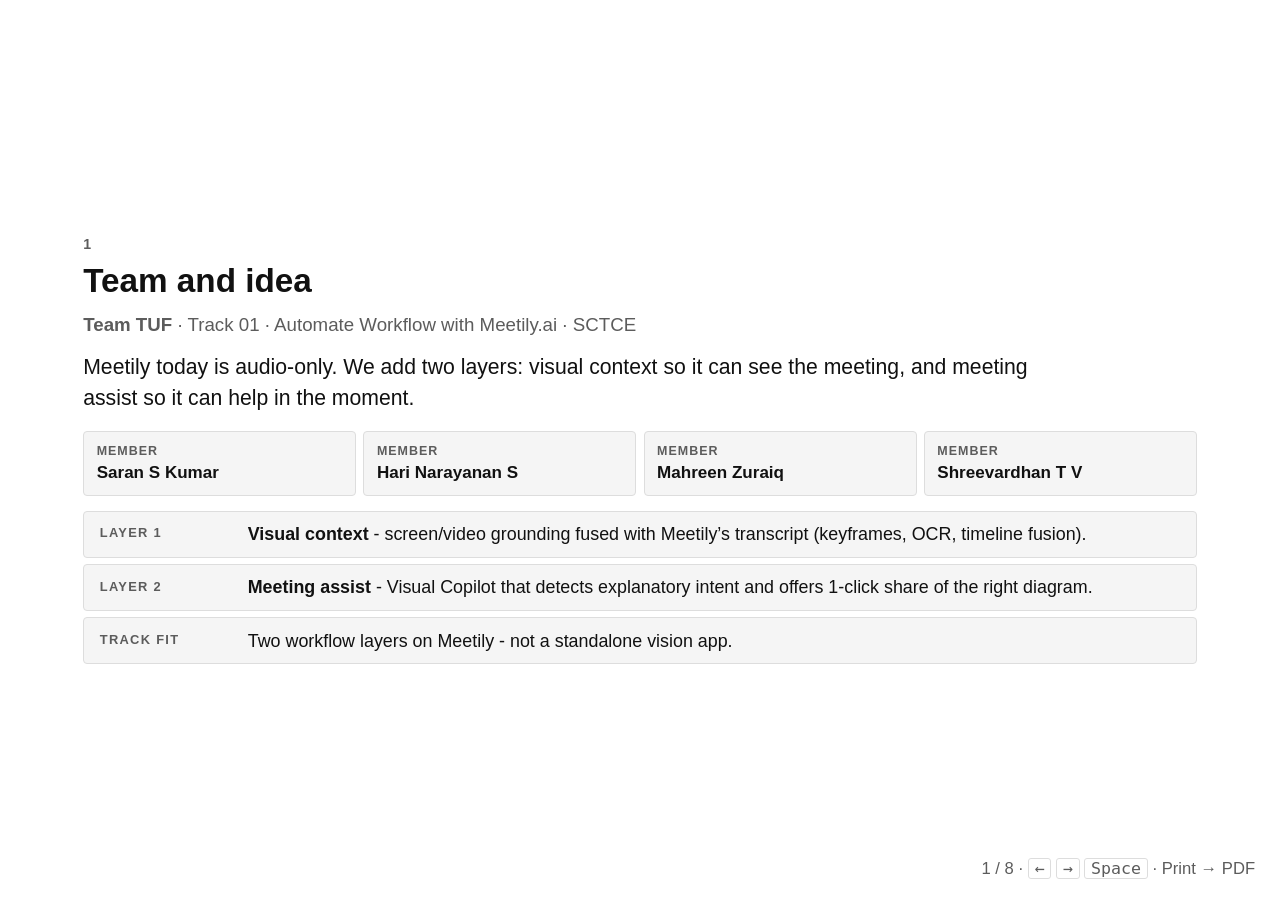
<file: presentation/registration/index.html>
<!doctype html>
<html lang="en">
<head>
<meta charset="utf-8">
<meta name="viewport" content="width=device-width, initial-scale=1">
<title>TUF - Meetily Visual Copilot</title>
<style>
  :root{
    --bg:#fff; --fg:#111; --dim:#5c5c5c; --line:#ddd; --card:#f5f5f5;
  }
  *{box-sizing:border-box;}
  html{font-size:130%;}
  html,body{height:100%;margin:0;background:var(--bg);color:var(--fg);
    font-family:-apple-system,Segoe UI,Roboto,Helvetica,Arial,sans-serif;}
  #deck{height:100vh;overflow:hidden;position:relative;background:var(--bg);}
  .slide{
    position:absolute;inset:0;display:none;flex-direction:column;justify-content:center;
    padding:4.5vh 6.5vw;gap:.45rem;overflow:auto;
  }
  .slide.active{display:flex;}
  .tag{color:var(--dim);font-size:.68rem;letter-spacing:.14em;text-transform:uppercase;font-weight:600;}
  h1{font-size:clamp(1.35rem,2.6vw,1.95rem);margin:0;line-height:1.2;font-weight:650;}
  .sub{color:var(--dim);font-size:.9rem;max-width:88ch;line-height:1.4;margin:.05rem 0 .1rem;}
  .pitch{font-size:1.02rem;line-height:1.45;max-width:82ch;margin:.15rem 0 .25rem;font-weight:500;}
  .rows{display:flex;flex-direction:column;gap:.3rem;max-width:98ch;margin-top:.08rem;}
  .row{
    display:grid;grid-template-columns:13ch 1fr;gap:.9rem;align-items:start;
    padding:.5rem .75rem;background:var(--card);border:1px solid var(--line);border-radius:4px;
    font-size:.86rem;line-height:1.35;
  }
  .row .k{color:var(--dim);font-size:.62rem;letter-spacing:.1em;text-transform:uppercase;font-weight:650;padding-top:.1rem;}
  .flow{display:grid;grid-template-columns:repeat(4,1fr);gap:.35rem;max-width:112ch;margin-top:.25rem;}
  .flow.five{grid-template-columns:repeat(5,1fr);}
  .flow .step{
    background:var(--card);border:1px solid var(--line);border-radius:4px;padding:.55rem .6rem;
    font-size:.78rem;line-height:1.32;
  }
  .flow .step b{display:block;font-size:.6rem;letter-spacing:.09em;text-transform:uppercase;color:var(--dim);margin-bottom:.22rem;}
  .stack{display:grid;grid-template-columns:1fr 1fr;gap:.3rem;max-width:110ch;margin-top:.1rem;}
  .stack .row{grid-template-columns:11ch 1fr;}
  .split{display:grid;grid-template-columns:1fr 1fr;gap:.55rem;max-width:115ch;margin-top:.2rem;}
  .split .col{display:flex;flex-direction:column;gap:.26rem;}
  .split .col h3{margin:0 0 .1rem;font-size:.68rem;letter-spacing:.06em;text-transform:uppercase;color:#111;font-weight:700;border-bottom:1px solid var(--line);padding-bottom:.18rem;}
  .split .item{background:var(--card);border:1px solid var(--line);border-radius:4px;padding:.4rem .58rem;font-size:.75rem;line-height:1.3;}
  .split .item b{display:block;font-size:.66rem;margin-bottom:.1rem;}
  .team{display:grid;grid-template-columns:repeat(4,1fr);gap:.35rem;max-width:110ch;margin:.15rem 0 .2rem;}
  .team .m{
    background:var(--card);border:1px solid var(--line);border-radius:4px;
    padding:.5rem .6rem;font-size:.82rem;line-height:1.3;font-weight:600;
  }
  .team .m span{display:block;font-size:.6rem;letter-spacing:.08em;text-transform:uppercase;color:var(--dim);font-weight:650;margin-bottom:.15rem;}
  .callout{
    border-left:3px solid #111;padding:.35rem .75rem;margin:.15rem 0 .1rem;
    font-size:.88rem;line-height:1.4;max-width:85ch;color:#222;
  }
  .sys{display:flex;flex-direction:column;gap:.45rem;max-width:980px;margin-top:.2rem;width:100%;}
  .sys-top,.sys-mid,.sys-out{display:grid;gap:.4rem;align-items:stretch;}
  .sys-top{grid-template-columns:1fr;}
  .sys-mid{grid-template-columns:1fr auto 1fr;gap:.5rem;}
  .sys-out{grid-template-columns:1fr 1fr;gap:.5rem;}
  .sys-node{
    background:var(--card);border:1px solid var(--line);border-radius:5px;
    padding:.45rem .65rem;font-size:.78rem;line-height:1.3;
  }
  .sys-node.core{
    background:#111;color:#fff;border-color:#111;text-align:center;
    font-weight:650;letter-spacing:.02em;padding:.55rem .7rem;
  }
  .sys-node.core span{display:block;font-size:.62rem;font-weight:500;opacity:.7;letter-spacing:.08em;text-transform:uppercase;margin-bottom:.15rem;}
  .sys-lane{
    display:flex;flex-direction:column;gap:.28rem;
    border:1px solid var(--line);border-radius:6px;padding:.45rem .5rem;background:#fafafa;
  }
  .sys-lane .lane-h{
    font-size:.62rem;letter-spacing:.1em;text-transform:uppercase;font-weight:700;
    color:var(--dim);margin-bottom:.05rem;
  }
  .sys-step{
    display:flex;align-items:center;gap:.4rem;
    background:#fff;border:1px solid var(--line);border-radius:4px;
    padding:.35rem .5rem;font-size:.74rem;line-height:1.25;
  }
  .sys-step .n{
    flex-shrink:0;width:1.15rem;height:1.15rem;border-radius:50%;
    background:#111;color:#fff;font-size:.6rem;font-weight:700;
    display:flex;align-items:center;justify-content:center;
  }
  .sys-hub{display:flex;flex-direction:column;align-items:center;justify-content:center;gap:.2rem;min-width:5.5rem;text-align:center;}
  .sys-hub .pipe{width:2px;flex:1;min-height:1.2rem;background:var(--line);}
  .sys-hub .hub-box{
    background:#111;color:#fff;border-radius:5px;padding:.4rem .5rem;
    font-size:.68rem;font-weight:650;line-height:1.25;width:100%;
  }
  .sys-hub .hub-box span{display:block;font-size:.55rem;font-weight:500;opacity:.65;letter-spacing:.06em;text-transform:uppercase;}
  .sys-result{
    background:#fff;border:1.5px solid #111;border-radius:5px;
    padding:.5rem .65rem;font-size:.78rem;font-weight:600;text-align:center;
  }
  .sys-result span{display:block;font-size:.62rem;font-weight:500;color:var(--dim);margin-top:.12rem;}
  /* End-to-end Journey Diagram */
  .journey-wrap{display:flex;flex-direction:column;gap:.45rem;max-width:1274px;width:100%;margin-top:.15rem;}
  .journey-flow{display:grid;grid-template-columns:repeat(5,1fr);gap:.4rem;}
  .journey-card{
    background:var(--card);border:1px solid var(--line);border-radius:5px;
    padding:.55rem .6rem;display:flex;flex-direction:column;gap:.35rem;
    font-size:.76rem;line-height:1.32;
  }
  .journey-card.core-step{background:#fff;border-color:#111;}
  .journey-head{
    display:flex;align-items:center;justify-content:space-between;
    border-bottom:1px solid var(--line);padding-bottom:.25rem;
  }
  .journey-head .num{
    font-size:.6rem;font-weight:750;letter-spacing:.06em;
    background:#111;color:#fff;padding:.12rem .35rem;border-radius:3px;
  }
  .journey-head .title{
    font-size:.62rem;font-weight:700;letter-spacing:.06em;text-transform:uppercase;color:#111;
  }
  .journey-body{display:flex;flex-direction:column;gap:.25rem;}
  .journey-body .user-act{color:#111;font-weight:600;}
  .journey-body .sys-act{color:var(--dim);font-size:.72rem;line-height:1.28;}
  .journey-body code{background:#e8e8e8;padding:0 .2rem;border-radius:2px;font-size:.66rem;font-family:monospace;}
  .journey-summary-grid{display:grid;grid-template-columns:1fr 1fr;gap:.45rem;margin-top:.1rem;}
  .journey-box{
    background:var(--card);border:1px solid var(--line);border-left:3px solid #111;
    border-radius:4px;padding:.45rem .7rem;font-size:.78rem;line-height:1.35;
  }
  .journey-box b{display:block;font-size:.62rem;letter-spacing:.08em;text-transform:uppercase;color:var(--dim);margin-bottom:.12rem;}
  #hud{
    position:fixed;bottom:1rem;right:1.2rem;color:var(--dim);font-size:.8rem;
    font-variant-numeric:tabular-nums;z-index:5;
  }
  #hud kbd{border:1px solid var(--line);border-radius:3px;padding:0 .28rem;}
  /* Single architecture diagram */
  .arch-img{
    width:100%;max-width:1200px;margin-top:.15rem;flex:1;
    display:flex;align-items:center;justify-content:center;min-height:0;
  }
  .arch-img img{
    width:100%;height:auto;max-height:78vh;object-fit:contain;display:block;
    border:1px solid var(--line);border-radius:4px;background:#fff;
  }
  .slide.arch{
    justify-content:flex-start;gap:.3rem;
  }
  .slide.arch .arch-img{margin-top:.1rem;}
  @media (max-width:900px){
    .row,.stack .row{grid-template-columns:1fr;}
    .flow,.flow.five,.stack,.split,.team,.journey-flow,.journey-summary-grid{grid-template-columns:1fr;}
    .sys-mid,.sys-out{grid-template-columns:1fr;}
    .sys-hub{flex-direction:row;min-height:auto;}
    .sys-hub .pipe{width:1.2rem;min-height:2px;height:2px;}
    .arch-img img{max-height:65vh;}
  }
  @media print{
    @page{size:landscape;margin:8mm;}
    html{font-size:100%;}
    html,body{height:auto!important;background:#fff;margin:0;}
    #hud{display:none!important;}
    #deck{height:auto!important;overflow:visible;position:static;}
    .slide{
      position:relative;inset:auto;display:flex!important;
      flex-direction:column;
      page-break-after:always;break-after:page;
      page-break-inside:avoid;break-inside:avoid;
      box-sizing:border-box;
      width:100%;
      height:auto!important;
      min-height:0!important;
      max-height:none!important;
      padding:0;
      overflow:visible;
      justify-content:flex-start;
      gap:.4rem;
    }
    .slide:last-child{page-break-after:auto;break-after:auto;}
    .slide > .rows,
    .slide > .split,
    .slide > .stack,
    .slide > .journey-wrap,
    .slide > .team,
    .slide > .flow{
      max-width:100%;
      width:100%;
    }
    .slide.arch{gap:.25rem;}
    .slide.arch h1{font-size:1.2rem;}
    .arch-img{
      flex:none;width:100%;max-width:100%;margin:0;
    }
    .arch-img img{
      width:100%;height:auto;
      max-height:170mm; /* stay on one landscape page; no fixed slide height */
      object-fit:contain;border:none;border-radius:0;
    }
  }
</style>
</head>
<body>
<div id="deck">

  <!-- 1. Team and idea -->
  <section class="slide">
    <div class="tag">1</div>
    <h1>Team and idea</h1>
    <p class="sub"><strong>Team TUF</strong> · Track 01 · Automate Workflow with Meetily.ai · SCTCE</p>
    <p class="pitch">Meetily today is audio-only. We add two layers: visual context so it can see the meeting, and meeting assist so it can help in the moment.</p>
    <div class="team">
      <div class="m"><span>Member</span>Saran S Kumar</div>
      <div class="m"><span>Member</span>Hari Narayanan S</div>
      <div class="m"><span>Member</span>Mahreen Zuraiq</div>
      <div class="m"><span>Member</span>Shreevardhan T V</div>
    </div>
    <div class="rows">
      <div class="row"><div class="k">Layer 1</div><div><strong>Visual context</strong> - screen/video grounding fused with Meetily’s transcript (keyframes, OCR, timeline fusion).</div></div>
      <div class="row"><div class="k">Layer 2</div><div><strong>Meeting assist</strong> - Visual Copilot that detects explanatory intent and offers 1-click share of the right diagram.</div></div>
      <div class="row"><div class="k">Track fit</div><div>Two workflow layers on Meetily - not a standalone vision app.</div></div>
    </div>
  </section>

  <!-- 2. Problem statement -->
  <section class="slide">
    <div class="tag">2</div>
    <h1>Problem statement</h1>
    <p class="sub">Meetily has strong audio context. Meetings also have a screen - and that visual context is missing today.</p>
    <div class="callout">Meetily today: audio → transcript → summary. Missing: what’s on screen / shared video when people say “as seen here.”</div>
    <div class="split" style="margin-top:.25rem">
      <div class="col">
        <h3>Audio-only limit</h3>
        <div class="item"><b>What Meetily already does well</b>Local recording, transcription, and summaries from speech.</div>
        <div class="item"><b>What it cannot resolve</b>Deictic speech tied to slides, dashboards, code, or diagrams - because it never sees them.</div>
      </div>
      <div class="col">
        <h3>Why visuals matter live</h3>
        <div class="item"><b>Notes stay vague</b>Without screen context, there is only a little context for summarisation.</div>
        <div class="item"><b>Need appears mid-sentence</b>Speaker stops to search/share a diagram - conversation breaks.</div>
      </div>
    </div>
  </section>

  <!-- 3. Proposed solution -->
  <section class="slide">
    <div class="tag">3</div>
    <h1>Proposed solution</h1>
    <p class="sub">Two layers on Meetily: first give it eyes (visual context), then give it hands (meeting assist).</p>
    <div class="split">
      <div class="col">
        <h3>Layer 1 &middot; Visual context</h3>
        <div class="item"><b>See the meeting</b>Screen/video keyframes + dHash + local OCR, fused into Meetily’s timestamped transcript.</div>
        <div class="item"><b>Grounded notes</b>Resolves “as seen here” into exact facts (e.g. HTTP 504 12.4% on auth-worker). Passes the clipboard test.</div>
        <div class="item"><b>Local synthesis</b>Ollama cross-references speech against on-screen content for actionable meeting notes.</div>
      </div>
      <div class="col">
        <h3>Layer 2 &middot; Meeting assist</h3>
        <div class="item"><b>Detect need</b>Live Whisper stream + intent cues (“look at this”, explanatory pauses) when a visual would help.</div>
        <div class="item"><b>Retrieve visuals</b>Indexed local repo / vector cache returns 2-3 presentation-grade candidates in a side panel.</div>
        <div class="item"><b>1-click assist</b>Preview, copy, or share to screen share - no tab-switching mid-sentence.</div>
      </div>
    </div>
  </section>

  <!-- 4. 30-hour MVP -->
  <section class="slide">
    <div class="tag">4</div>
    <h1>30-hour MVP</h1>
    <p class="sub">Prove the core loop - not every feature.</p>
    <div class="rows">
      <div class="row"><div class="k">Phase 1</div><div><strong>Meetily → app</strong> - pull live/post transcript &amp; context (Agent API / export hooks).</div></div>
      <div class="row"><div class="k">Phase 2</div><div><strong>Context extract</strong> - topic, entities, explanatory intent → visual type (diagram / chart / image).</div></div>
      <div class="row"><div class="k">Phase 3</div><div><strong>Local retrieval</strong> - small curated <code>/assets</code> set (architecture, algorithms, patterns) via semantic match.</div></div>
      <div class="row"><div class="k">Phase 4</div><div><strong>Copilot UI</strong> - suggestion card with Preview + Share; optional screen keyframe + OCR if time allows.</div></div>
    </div>
  </section>

  <!-- 5. Technology stack -->
  <section class="slide">
    <div class="tag">5</div>
    <h1>Technology stack</h1>
    <p class="sub">Open-source, local-first components across both feature directions.</p>
    <div class="stack">
      <div class="row"><div class="k">Meetily</div><div>Recording, timestamped transcript, summaries, Agent API / MCP hooks</div></div>
      <div class="row"><div class="k">Speech</div><div>Whisper - live transcription stream feeding the topic extractor</div></div>
      <div class="row"><div class="k">Keyframes</div><div>Background observer + difference hashing (dHash) to detect slide/window transitions</div></div>
      <div class="row"><div class="k">OCR</div><div>Tesseract OCR on changed frames only</div></div>
      <div class="row"><div class="k">Fusion + LLM</div><div>Chronological timeline fusion of OCR + transcript, grounded synthesis via Ollama</div></div>
      <div class="row"><div class="k">Retrieval</div><div>Indexed local asset repository / vector cache for diagrams and charts</div></div>
    </div>
  </section>

  <!-- 6. One user journey -->
  <section class="slide">
    <div class="tag">6</div>
    <h1>End-to-end user journey</h1>
    <p class="sub">From live discussion and screen sharing to real-time visual assistance and complete meeting notes.</p>
    <div class="journey-wrap">
      <div class="journey-flow">
        
        <!-- Step 1 -->
        <div class="journey-card">
          <div class="journey-head">
            <span class="num">01</span>
            <span class="title">Speak</span>
          </div>
          <div class="journey-body">
            <div class="user-act">Explains a complex topic or incident.</div>
            <div class="sys-act">Meetily transcribes and tracks conversation context live.</div>
          </div>
        </div>

        <!-- Step 2 -->
        <div class="journey-card">
          <div class="journey-head">
            <span class="num">02</span>
            <span class="title">Show</span>
          </div>
          <div class="journey-body">
            <div class="user-act">Shares screen with dashboard or slides.</div>
            <div class="sys-act">Vision layer captures and reads on-screen content automatically.</div>
          </div>
        </div>

        <!-- Step 3 -->
        <div class="journey-card core-step">
          <div class="journey-head">
            <span class="num">03</span>
            <span class="title">Suggest</span>
          </div>
          <div class="journey-body">
            <div class="user-act">Continues talking without searching.</div>
            <div class="sys-act">Copilot proactively suggests the matching diagram in side panel.</div>
          </div>
        </div>

        <!-- Step 4 -->
        <div class="journey-card core-step">
          <div class="journey-head">
            <span class="num">04</span>
            <span class="title">Share</span>
          </div>
          <div class="journey-body">
            <div class="user-act">Clicks <strong>Share</strong> in one click.</div>
            <div class="sys-act">Visual appears live on call &mdash; zero awkward pauses or tab switching.</div>
          </div>
        </div>

        <!-- Step 5 -->
        <div class="journey-card">
          <div class="journey-head">
            <span class="num">05</span>
            <span class="title">Summary</span>
          </div>
          <div class="journey-body">
            <div class="user-act">Receives final meeting notes.</div>
            <div class="sys-act">Spoken words and screen facts are merged into clear action items.</div>
          </div>
        </div>

      </div>

      <div class="journey-summary-grid">
        <div class="journey-box">
          <b>Live Meeting Assist &middot; During Call</b>
          Anticipates when a visual is needed and surfaces the right diagram &mdash; 1-click share keeps conversations completely uninterrupted.
        </div>
        <div class="journey-box">
          <b>Screen-Grounded Notes &middot; After Call</b>
          Connects spoken discussion with what was shown on screen &mdash; turning vague phrases like <em>&ldquo;as seen here&rdquo;</em> into clear, self-contained facts.
        </div>
      </div>
    </div>
  </section>

  <!-- 7. Solution flowchart / architecture -->
  <section class="slide arch">
    <div class="tag">7</div>
    <h1>Solution flowchart / architecture</h1>
    <div class="arch-img">
      <img src="assets/architecture.png" alt="Meet smarter with context - visual context and meeting assist pipelines">
    </div>
  </section>

  <!-- 8. Future scaling / scope -->
  <section class="slide">
    <div class="tag">8</div>
    <h1>Future scaling / scope</h1>
    <p class="sub">From Visual Copilot → full meeting action agent.</p>
    <div class="rows">
      <div class="row"><div class="k">Today</div><div>Live visual suggestions from Meetily context (Preview + Share).</div></div>
      <div class="row"><div class="k">Next</div><div>Meeting-grounded slide packs and automatic visual documentation.</div></div>
      <div class="row"><div class="k">Then</div><div>Cross-tool automation: Meetily → visuals → slides → docs → Slack/Discord → follow-up.</div></div>
      <div class="row"><div class="k">Vision</div><div>Meeting intelligence that doesn’t only remember - it turns conversation into action.</div></div>
    </div>
  </section>

</div>
<div id="hud"><span id="pos">1</span> / <span id="total"></span> · <kbd>←</kbd> <kbd>→</kbd> <kbd>Space</kbd> · Print → PDF</div>

<script>
  const slides = [...document.querySelectorAll('.slide')];
  let i = 0;
  document.getElementById('total').textContent = slides.length;

  function show(n){
    slides[i].classList.remove('active');
    i = Math.max(0, Math.min(slides.length - 1, n));
    slides[i].classList.add('active');
    document.getElementById('pos').textContent = i + 1;
    if (window.location.hash !== `#${i + 1}`) {
      history.replaceState(null, '', `#${i + 1}`);
    }
  }
  const hashIdx = parseInt(window.location.hash.replace('#', '')) - 1;
  show(isNaN(hashIdx) ? 0 : hashIdx);

  window.addEventListener('keydown', e => {
    if (e.key === 'ArrowRight' || e.key === ' ') { e.preventDefault(); show(i + 1); }
    if (e.key === 'ArrowLeft') { e.preventDefault(); show(i - 1); }
  });
  document.addEventListener('click', e => {
    if (e.target.closest('a,button,input,textarea,select')) return;
    show(i + 1);
  });
</script>
</body>
</html>
</file>
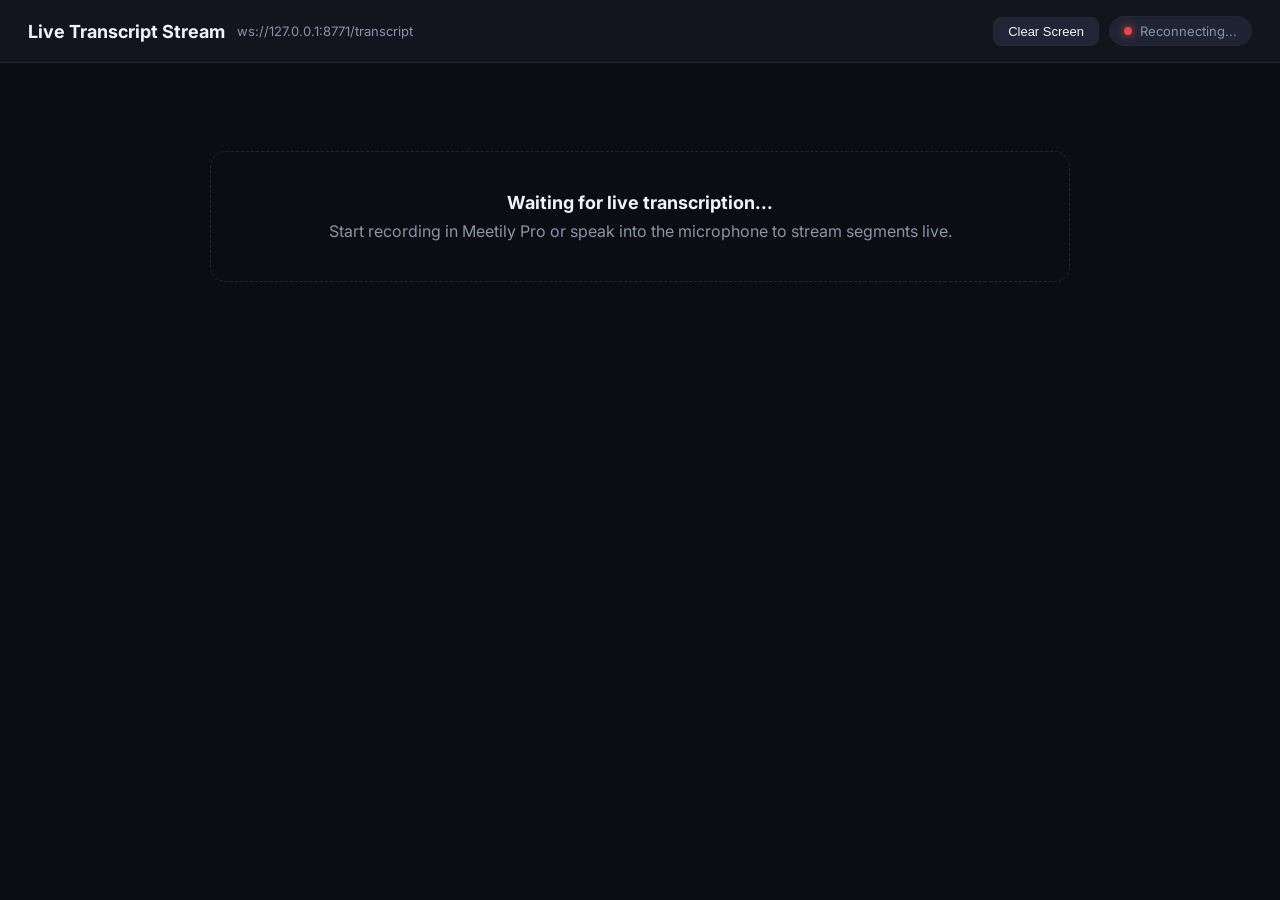
<file: code/copilot/mocks/live_transcript.html>
<!doctype html>
<html lang="en">
<head>
  <meta charset="utf-8">
  <title>Live Transcript Viewer - Ascent Co-pilot</title>
  <meta name="viewport" content="width=device-width, initial-scale=1">
  <link rel="preconnect" href="https://fonts.googleapis.com">
  <link rel="preconnect" href="https://fonts.gstatic.com" crossorigin>
  <link href="https://fonts.googleapis.com/css2?family=Inter:wght@400;500;600;700&family=JetBrains+Mono:wght@400;500&display=swap" rel="stylesheet">
  <style>
    :root {
      --bg: #0c0d12;
      --card-bg: #151821;
      --card-border: #232838;
      --text-main: #f1f3f9;
      --text-muted: #8b94a7;
      --accent: #3b82f6;
      --accent-glow: rgba(59, 130, 246, 0.25);
      --green: #10b981;
      --amber: #f59e0b;
    }
    * { box-sizing: border-box; margin: 0; padding: 0; }
    body {
      background: var(--bg);
      color: var(--text-main);
      font-family: 'Inter', system-ui, sans-serif;
      min-height: 100vh;
      display: flex;
      flex-direction: column;
    }
    header {
      padding: 16px 28px;
      background: rgba(21, 24, 33, 0.85);
      backdrop-filter: blur(12px);
      border-bottom: 1px solid var(--card-border);
      display: flex;
      justify-content: space-between;
      align-items: center;
      position: sticky;
      top: 0;
      z-index: 10;
    }
    .brand {
      display: flex;
      align-items: center;
      gap: 12px;
    }
    .status-pill {
      display: flex;
      align-items: center;
      gap: 8px;
      font-size: 13px;
      padding: 6px 14px;
      border-radius: 9999px;
      background: #1e2433;
      border: 1px solid var(--card-border);
      color: var(--text-muted);
    }
    .dot {
      width: 8px;
      height: 8px;
      border-radius: 50%;
      background: #ef4444;
      box-shadow: 0 0 10px #ef4444;
      transition: all 0.3s ease;
    }
    .dot.connected {
      background: var(--green);
      box-shadow: 0 0 10px var(--green);
    }
    main {
      flex: 1;
      max-width: 900px;
      width: 100%;
      margin: 0 auto;
      padding: 28px 20px;
      display: flex;
      flex-direction: column;
      gap: 14px;
    }
    .segment-card {
      background: var(--card-bg);
      border: 1px solid var(--card-border);
      border-radius: 12px;
      padding: 16px 20px;
      display: flex;
      flex-direction: column;
      gap: 8px;
      transition: transform 0.15s ease, border-color 0.15s ease;
      animation: fadeIn 0.25s ease-out;
    }
    .segment-card:hover {
      border-color: #3b4258;
      transform: translateY(-1px);
    }
    .segment-header {
      display: flex;
      justify-content: space-between;
      align-items: center;
      font-size: 12px;
      color: var(--text-muted);
      font-family: 'JetBrains Mono', monospace;
    }
    .speaker-badge {
      display: inline-flex;
      align-items: center;
      gap: 6px;
      padding: 3px 8px;
      border-radius: 6px;
      font-weight: 600;
      font-size: 11px;
      background: #252c3f;
      color: #93c5fd;
      text-transform: uppercase;
      letter-spacing: 0.5px;
    }
    .tag {
      padding: 2px 7px;
      border-radius: 4px;
      font-size: 11px;
      font-weight: 500;
    }
    .tag-final {
      background: rgba(16, 185, 129, 0.15);
      color: var(--green);
      border: 1px solid rgba(16, 185, 129, 0.3);
    }
    .tag-partial {
      background: rgba(245, 158, 11, 0.15);
      color: var(--amber);
      border: 1px solid rgba(245, 158, 11, 0.3);
    }
    .segment-text {
      font-size: 16px;
      line-height: 1.5;
      color: #ffffff;
      font-weight: 400;
    }
    .empty-state {
      margin-top: 60px;
      text-align: center;
      color: var(--text-muted);
      padding: 40px;
      border: 1px dashed var(--card-border);
      border-radius: 16px;
    }
    .empty-state h3 {
      font-size: 18px;
      color: var(--text-main);
      margin-bottom: 8px;
    }
    .controls {
      display: flex;
      gap: 10px;
      align-items: center;
    }
    button.btn {
      background: #202636;
      border: 1px solid var(--card-border);
      color: var(--text-main);
      padding: 6px 14px;
      border-radius: 8px;
      cursor: pointer;
      font-size: 13px;
      transition: background 0.15s;
    }
    button.btn:hover {
      background: #2b3348;
    }
    @keyframes fadeIn {
      from { opacity: 0; transform: translateY(6px); }
      to { opacity: 1; transform: translateY(0); }
    }
  </style>
</head>
<body>
  <header>
    <div class="brand">
      <h2 style="font-size: 18px; font-weight: 700;">Live Transcript Stream</h2>
      <span style="font-size: 13px; color: var(--text-muted);">ws://127.0.0.1:8771/transcript</span>
    </div>
    <div class="controls">
      <button class="btn" onclick="clearList()">Clear Screen</button>
      <div class="status-pill">
        <span class="dot" id="dot"></span>
        <span id="status">Connecting...</span>
      </div>
    </div>
  </header>

  <main id="container">
    <div class="empty-state" id="empty">
      <h3>Waiting for live transcription...</h3>
      <p>Start recording in Meetily Pro or speak into the microphone to stream segments live.</p>
    </div>
  </main>

  <script>
    const WS_URL = "ws://127.0.0.1:8771/transcript";
    const HISTORY_URL = "http://127.0.0.1:8771/transcript/history";
    const container = document.getElementById("container");
    const emptyState = document.getElementById("empty");
    const statusText = document.getElementById("status");
    const dot = document.getElementById("dot");

    let lastSeq = null;
    let ws = null;

    async function loadHistory() {
      try {
        const res = await fetch(HISTORY_URL);
        if (res.ok) {
          const items = await res.json();
          items.forEach(appendSegment);
        }
      } catch (e) {
        console.warn("Could not fetch initial history:", e);
      }
    }

    function appendSegment(msg) {
      if (emptyState) emptyState.style.display = "none";
      lastSeq = msg.seq ?? lastSeq;

      const card = document.createElement("div");
      card.className = "segment-card";

      const start = (msg.start ?? 0).toFixed(1);
      const end = (msg.end ?? 0).toFixed(1);
      const speaker = msg.speaker || "host";
      const isFinal = msg.final !== false;

      card.innerHTML = `
        <div class="segment-header">
          <div style="display: flex; align-items: center; gap: 8px;">
            <span class="speaker-badge">${speaker}</span>
            <span>#${msg.seq ?? "?"} &bull; ${start}s &ndash; ${end}s</span>
          </div>
          <span class="tag ${isFinal ? 'tag-final' : 'tag-partial'}">${isFinal ? 'FINAL' : 'PARTIAL'}</span>
        </div>
        <div class="segment-text">${escapeHtml(msg.text || "")}</div>
      `;

      container.appendChild(card);
      window.scrollTo({ top: document.body.scrollHeight, behavior: 'smooth' });
    }

    function escapeHtml(str) {
      return str.replace(/&/g, "&amp;").replace(/</g, "&lt;").replace(/>/g, "&gt;");
    }

    function clearList() {
      container.innerHTML = "";
    }

    function connect() {
      const url = lastSeq !== null ? `${WS_URL}?since=${lastSeq}` : WS_URL;
      ws = new WebSocket(url);

      ws.onopen = () => {
        statusText.textContent = "Live Connected";
        dot.classList.add("connected");
      };

      ws.onclose = () => {
        statusText.textContent = "Reconnecting...";
        dot.classList.remove("connected");
        setTimeout(connect, 1500);
      };

      ws.onerror = () => ws.close();

      ws.onmessage = (event) => {
        try {
          const data = JSON.parse(event.data);
          if (data.type === "segment") {
            appendSegment(data);
          }
        } catch (err) {
          console.error("Invalid WS message:", err);
        }
      };
    }

    loadHistory().then(connect);
  </script>
</body>
</html>
</file>
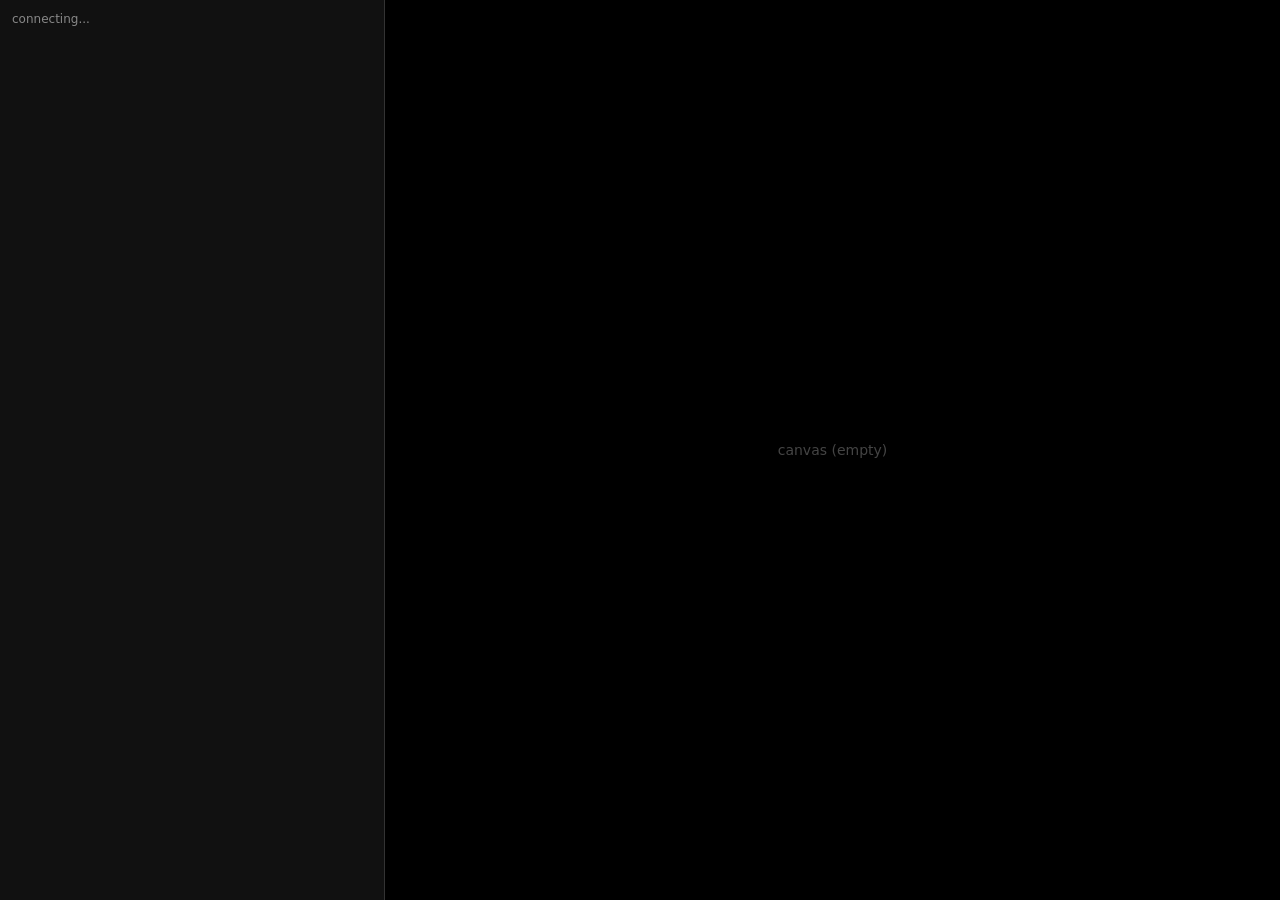
<file: code/copilot/mocks/preview.html>
<!doctype html>
<!-- Dev-only stand-in for part 3: overlay (left) + canvas (right) in one page.
     Open this file in a browser while mock_engine or engine runs. Not the real GUI. -->
<html>
<head>
<meta charset="utf-8">
<title>Co-pilot preview</title>
<style>
  body { margin: 0; font: 14px system-ui, sans-serif; display: flex; height: 100vh; background: #111; color: #eee; }
  #overlay { width: 360px; overflow-y: auto; padding: 12px; border-right: 1px solid #333; }
  #canvas { flex: 1; display: flex; align-items: center; justify-content: center; background: #000; }
  #canvas img { max-width: 100%; max-height: 100%; }
  .sug { background: #1d1d1d; border-radius: 8px; padding: 10px; margin-bottom: 10px; }
  .sug.elevated { outline: 2px solid #e0a030; }
  .topic { font-weight: 600; }
  .reason { color: #999; font-size: 12px; margin: 2px 0 8px; }
  .thumbs img { width: 100px; margin: 0 4px 4px 0; cursor: pointer; border-radius: 4px; }
  .thumbs img:hover { outline: 2px solid #4af; }
  button { float: right; background: none; color: #888; border: 0; cursor: pointer; }
  #status { color: #888; font-size: 12px; margin-bottom: 8px; }
</style>
</head>
<body>
<div id="overlay"><div id="status">connecting...</div><div id="list"></div></div>
<div id="canvas"><span style="color:#444">canvas (empty)</span></div>
<script>
const URL_WS = "ws://127.0.0.1:8772/suggestions";
let lastSeq = null, ws;

function connect() {
  ws = new WebSocket(lastSeq === null ? URL_WS : `${URL_WS}?since=${lastSeq}`);
  ws.onopen = () => status.textContent = "connected";
  ws.onclose = () => { status.textContent = "disconnected, retrying..."; setTimeout(connect, 1000); };
  ws.onmessage = (e) => {
    const m = JSON.parse(e.data);
    lastSeq = m.seq ?? lastSeq;
    if (m.type === "suggestion") show(m);
  };
}

function show(s) {
  const el = document.createElement("div");
  el.className = "sug " + s.priority;
  el.innerHTML = `<button title="dismiss">✕</button><div class="topic"></div><div class="reason"></div><div class="thumbs"></div>`;
  el.querySelector(".topic").textContent = s.topic;
  el.querySelector(".reason").textContent = s.reason;
  el.querySelector("button").onclick = () => {
    ws.send(JSON.stringify({ type: "dismiss", suggestion_id: s.id }));
    el.remove();
  };
  for (const im of s.images) {
    const t = document.createElement("img");
    t.src = im.thumb_url; t.title = im.caption;
    t.onclick = () => {
      canvas.innerHTML = `<img src="${im.url}">`;
      ws.send(JSON.stringify({ type: "select", suggestion_id: s.id, image_id: im.id }));
    };
    el.querySelector(".thumbs").appendChild(t);
  }
  list.prepend(el);
  if (s.expires_in) setTimeout(() => el.remove(), s.expires_in * 1000);
}

connect();
</script>
</body>
</html>
</file>
